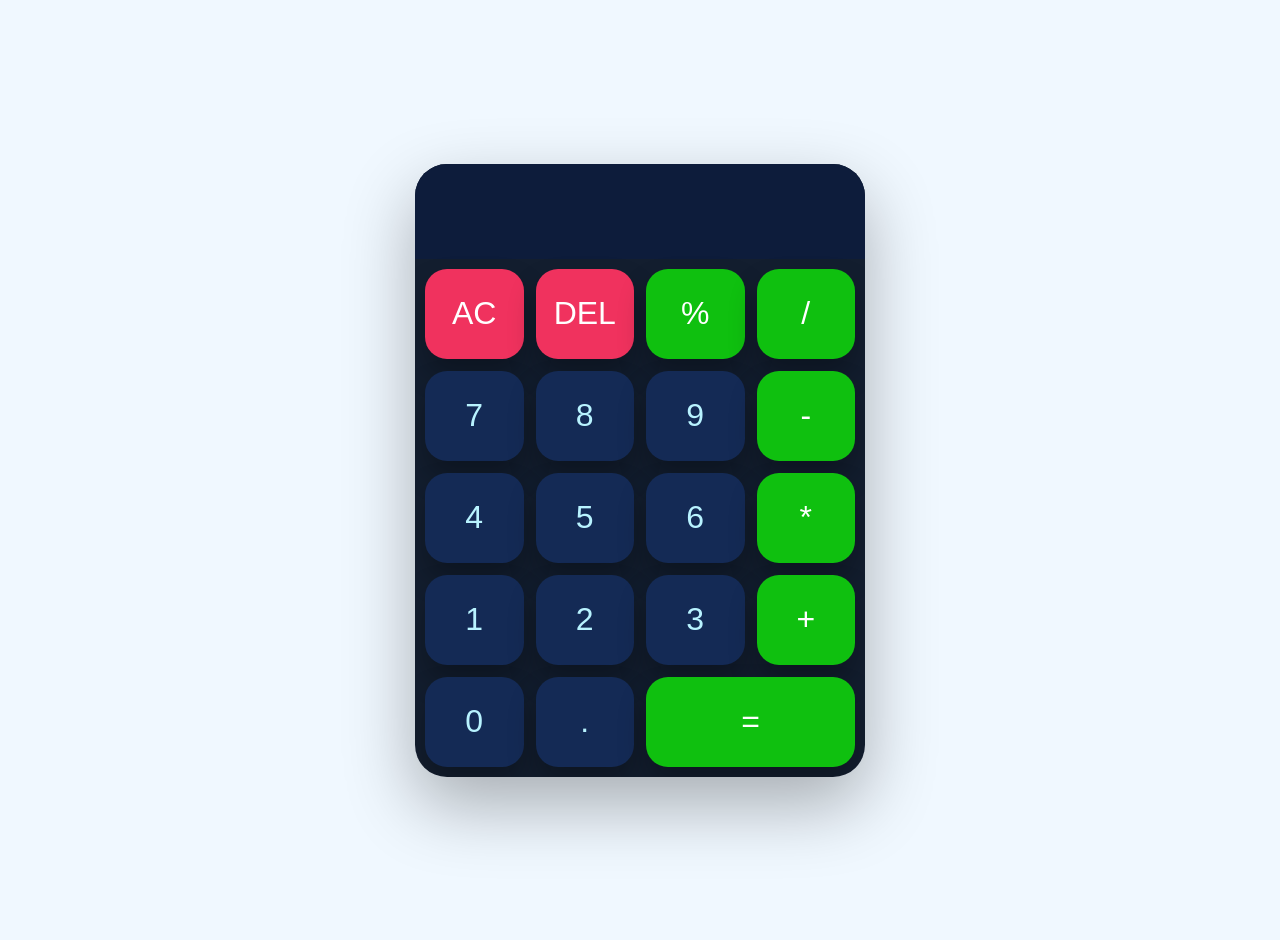
<file: index.html>
<!DOCTYPE html>
<html lang="en">
<head>
  <meta charset="UTF-8">
  <meta name="viewport" content="width=device-width, initial-scale=1.0">
  <title>Calculator</title>
  <link rel="stylesheet" href="calc.css">
</head>
<body>
  <div id="calculator">
    <input id="display" readonly placeholder="|">
    <div id="keys">
      <button onclick="clearDisplay()" class="clear">AC</button>
      <button onclick="deleteLast()" class="clear">DEL</button>
      <button onclick="appendToDisplay('%')" class="operator">%</button>
      <button onclick="appendToDisplay('/')" class="operator">/</button>
      <button onclick="appendToDisplay('7')">7</button>
      <button onclick="appendToDisplay('8')">8</button>
      <button onclick="appendToDisplay('9')">9</button>
      <button onclick="appendToDisplay('-')" class="operator">-</button>
      <button onclick="appendToDisplay('4')">4</button>
      <button onclick="appendToDisplay('5')">5</button>
      <button onclick="appendToDisplay('6')">6</button>
      <button onclick="appendToDisplay('*')" class="operator">*</button>
      <button onclick="appendToDisplay('1')">1</button>
      <button onclick="appendToDisplay('2')">2</button>
      <button onclick="appendToDisplay('3')">3</button>
      <button onclick="appendToDisplay('+')" class="operator">+</button>
      <button onclick="appendToDisplay('0')">0</button>
      <button onclick="appendToDisplay('.')">.</button>
      <button onclick="calculate()" class="operator" id="operator-btn">=</button>
    </div>
  </div>
  
  <script src="calc.js"></script>
</body>
</html>
</file>
<file: calc.css>
body {
    margin: 0;
    min-height: 100vh;
    display: flex;
    align-items: center;
    justify-content: center;
    font-family: Arial, sans-serif;
    padding: 20px;
    background-color: aliceblue;
}
#calculator {
    width: 450px;
    background: rgba(8, 18, 36, 0.95);
    border-radius: 32px;
    overflow: hidden;
    box-shadow: 0 28px 70px rgba(0, 0, 0, 0.3);
}
#display {
    width: 100%;
    padding: 20px;
    border: none;
    font-size: 3rem;
    text-align: right;
    background-color: #0d1c3b;
    color: #EAF4FF;
    box-sizing: border-box;
}

#display::placeholder {
    color: transparent;
}
#keys {
    display: grid;
    grid-template-columns: repeat(4, 1fr);
    gap: 12px;
    padding: 10px;
}
button {
    width: 100%;
    height: 90px;
    border-radius: 22px;
    border: none;
    color: #B8F3FF;
    font-size: 2rem;
    cursor: pointer;
    background: #142A55;
    box-sizing: border-box;
    box-shadow: 0 16px 28px rgba(0, 0, 0, 0.28);
    transition: transform 0.18s ease, box-shadow 0.18s ease;
}
button:hover {
    transform: translateY(-2px);
    box-shadow: 0 20px 36px rgba(0, 0, 0, 0.32);
}
button:active {
    transform: translateY(0);
    box-shadow: 0 10px 18px rgba(0, 0, 0, 0.22);
}
.operator {
    background: rgb(15, 192, 15);
    color: #FFFFFF;
}
.clear {
    background: #f0325e;
    color: #FFFFFF;
}
#operator-btn {
    grid-column: span 2;
}

@media (max-width: 768px) {
    #calculator {
        width: min(420px, 100%);
        border-radius: 28px;
    }
    #display {
        padding: 18px;
        font-size: 2.5rem;
    }
    #keys {
        gap: 10px;
        padding: 10px;
    }
    button {
        height: 80px;
        font-size: 1.8rem;
        border-radius: 20px;
    }
}

@media (max-width: 480px) {
    body {
        padding: 12px;
    }
    #calculator {
        width: 100%;
        border-radius: 24px;
    }
    #display {
        padding: 16px;
        font-size: 2.2rem;
    }
    #keys {
        gap: 8px;
        padding: 8px;
    }
    button {
        height: 70px;
        font-size: 1.6rem;
        border-radius: 18px;
    }
    #operator-btn {
        grid-column: span 2;
    }
}
</file>
